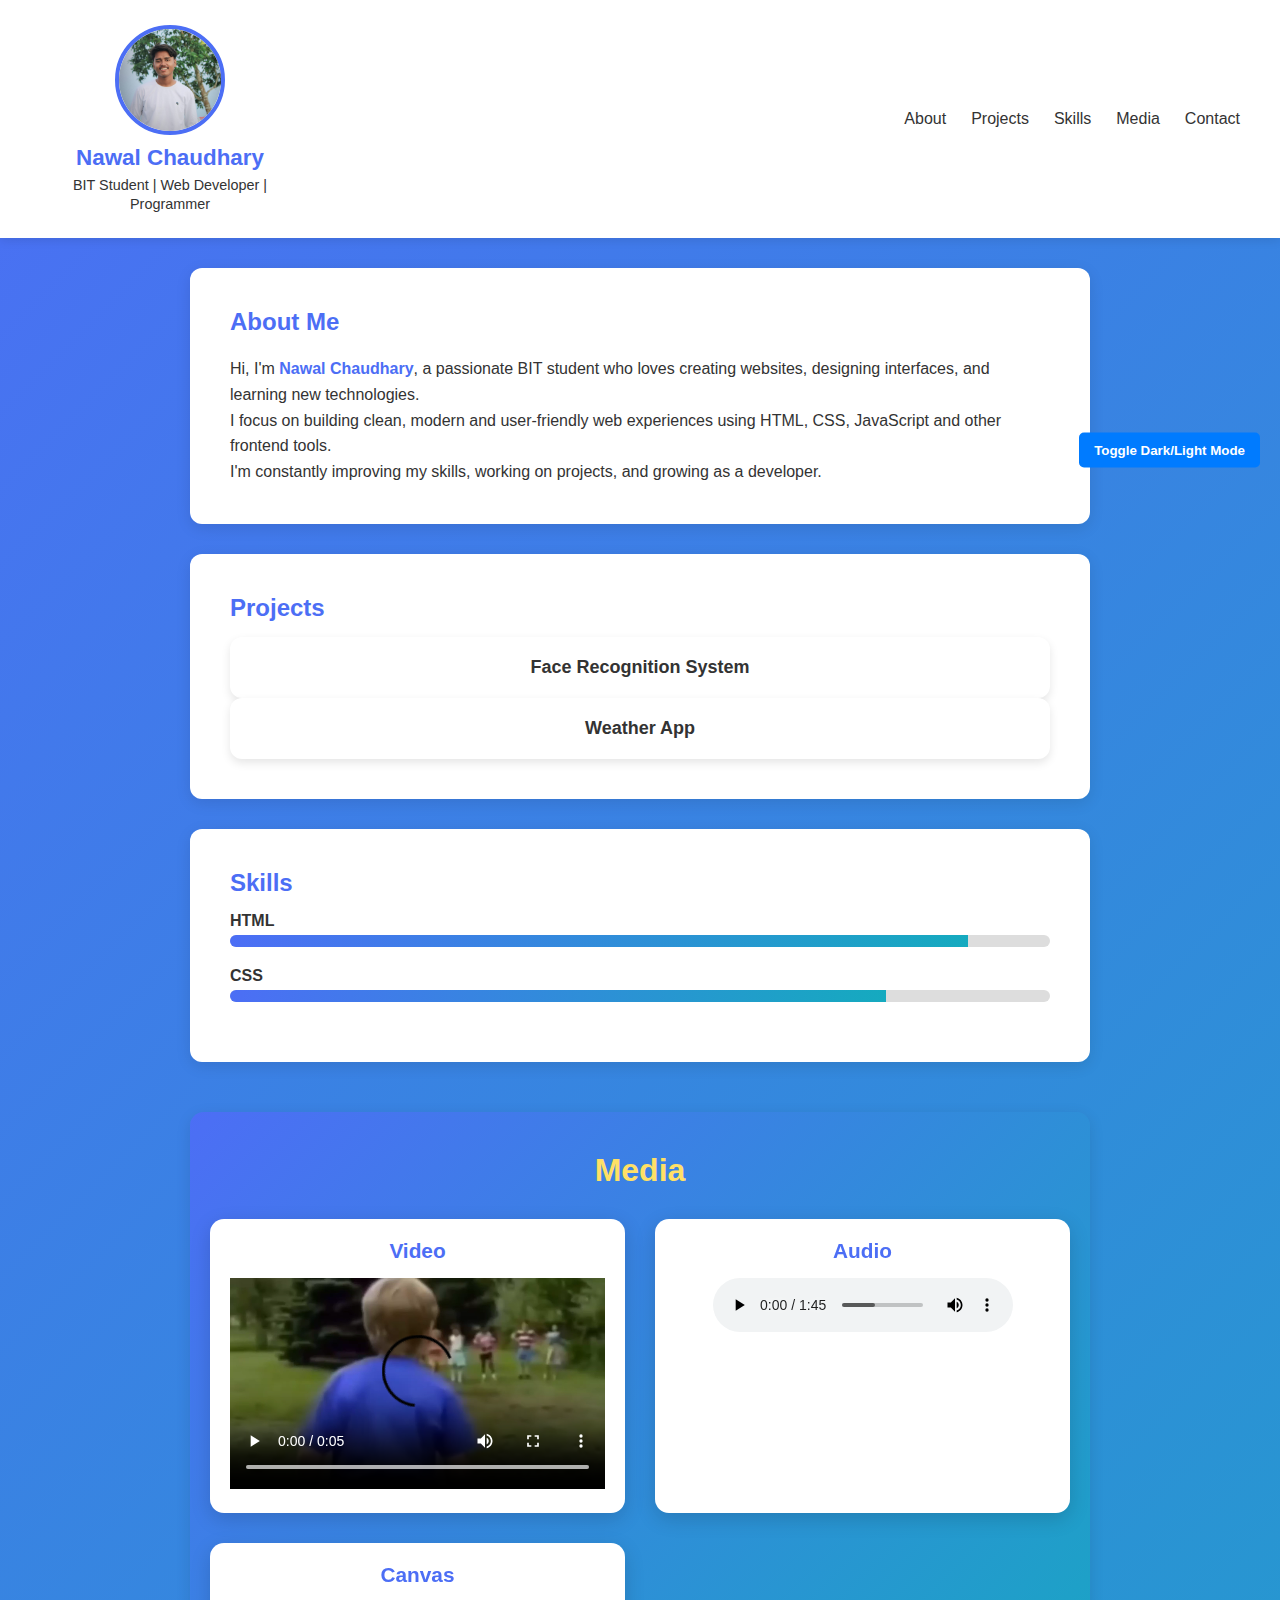
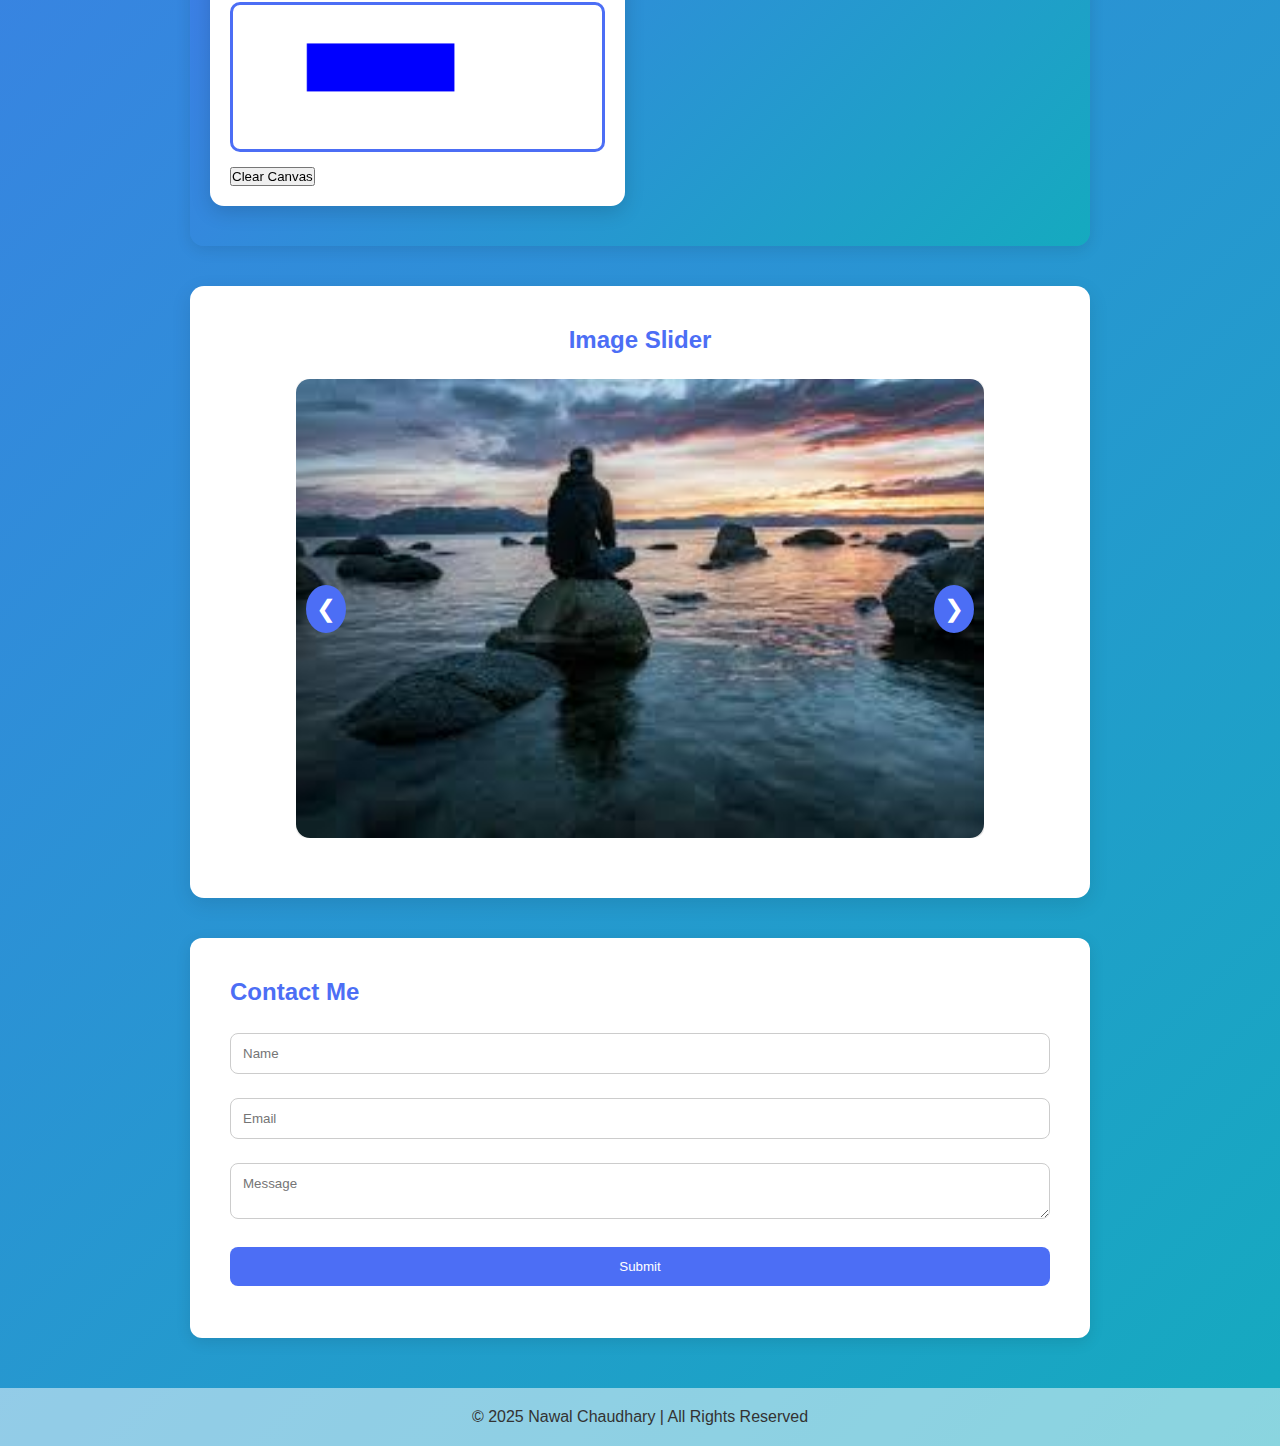
<file: index.html>
<!DOCTYPE html>
<html lang="en">
<head>
    <meta charset="UTF-8">
    <title>Nawal Portfolio</title>
    <link rel="stylesheet" href="index.css">
</head>
<body>

<header class="header">
    <div class="profile-box">
        <img src="WhatsApp Image 2025-11-23 at 10.08.19_12364ccb.jpg" class="profile-img">
        <h1 class="profile-name">Nawal Chaudhary</h1>
        <p class="profile-desc">BIT Student | Web Developer | Programmer</p>
    </div>

    <ul class="nav-links">
        <li><a href="#about">About</a></li>
        <li><a href="#projects">Projects</a></li>
        <li><a href="#skills">Skills</a></li>
        <li><a href="#media">Media</a></li>
        <li><a href="#contact">Contact</a></li>
    </ul>
</header>

<section id="about" class="section about-section">
    <h2>About Me</h2>

    <div class="about-content">
        

        <div class="about-text">
            <p>
                Hi, I'm <strong>Nawal Chaudhary</strong>, a passionate BIT student who loves
                creating websites, designing interfaces, and learning new technologies.
            </p>

            <p>
                I focus on building clean, modern and user-friendly web experiences using
                HTML, CSS, JavaScript and other frontend tools.
            </p>

            <p>
                I'm constantly improving my skills, working on projects, and growing as a developer.
            </p>
        </div>
    </div>
</section>


<section id="projects" class="section">
    <h2>Projects</h2>
    <div class="project-container">
        <div class="project-card">Face Recognition System</div>
        <div class="project-card">Weather App</div>
       
    </div>
</section>

<section id="skills" class="section skills-section">
    <h2>Skills</h2>

    <div class="skill">
        <p>HTML</p>
        <div class="skill-bar"><span class="skill-level" data-level="90%"></span></div>
    </div>

    <div class="skill">
        <p>CSS</p>
        <div class="skill-bar"><span class="skill-level" data-level="80%"></span></div>
    </div>
</section>

<section id="media" class="section media-section">
    <h2>Media</h2>

    <div class="media-grid">
        <div class="media-card">
            <h3>Video</h3>
            <video width="100%" controls>
                <source src="WAIT A MINUTE _ MEME_ NO COPYRIGHT.mp4">
            </video>
        </div>

        <div class="media-card">
            <h3>Audio</h3>
            <audio controls>
                <source src="StockTune-Carousel Of Happy Whims_1764001670.mp3">
            </audio>
        </div>

        <div class="media-card">
            <h3>Canvas</h3>
            <canvas id="portfolioCanvas" width="250" height="150"></canvas>
            <button id="clearCanvas" class="media-controls">Clear Canvas</button>
        </div>
    </div>
</section>

<!-- Image Slider Section -->
<section id="slider" class="section slider-section">
    <h2>Image Slider</h2>
    <div class="slider-container">
        <button id="prev" class="slider-btn">&#10094;</button>
        <div class="slider-wrapper">
            <img src="download (1).jpg" class="slider-image">
            <img src="download.jpg" class="slider-image">
            <img src="istockphoto-814423752-612x612.jpg" class="slider-image">
        </div>
        <button id="next" class="slider-btn">&#10095;</button>
    </div>
</section>


<!-- Dark/Light Mode Toggle -->
<button id="themeToggle" class="theme-toggle">Toggle Dark/Light Mode</button>

<!-- Back-to-Top Button -->
<button id="backToTop" class="back-to-top">&#8679;</button>


<section id="contact" class="section">
    <h2>Contact Me</h2>

    <form id="form">
        <input id="name" placeholder="Name">
        <input id="email" placeholder="Email">
        <textarea id="message" placeholder="Message"></textarea>
        <button type="submit">Submit</button>
    </form>

    <p id="msg"></p>
</section>

<footer class="footer">
    © 2025 Nawal Chaudhary | All Rights Reserved
</footer>

<script src="index.js"></script>
</body>
</html>
</file>
<file: index.css>
/* ===============================
   Global Styles
=================================*/
* {
    margin: 0;
    padding: 0;
    box-sizing: border-box;
    font-family: "Poppins", sans-serif;
}

body {
    background: linear-gradient(135deg, #4c6ef5, #15aabf);
    color: #333;
}

/* ===============================
   Header
=================================*/
.header {
    display: flex;
    justify-content: space-between;
    align-items: center;
    padding: 25px 40px;
    background: white;
    box-shadow: 0 2px 10px rgba(0,0,0,0.1);
}

.profile-box {
    display: flex;
    flex-direction: column;
    align-items: center;
    text-align: center;
}

.profile-img {
    width: 110px;
    height: 110px;
    border-radius: 50%;
    object-fit: cover;
    border: 4px solid #4c6ef5;
}

.profile-name {
    margin-top: 10px;
    font-size: 1.4rem;
    font-weight: 600;
    color: #4c6ef5;
}

.profile-desc {
    margin-top: 5px;
    font-size: 0.9rem;
    max-width: 260px;
    line-height: 1.3;
}

/* ===============================
   Navigation
=================================*/
.nav-links {
    display: flex;
    list-style: none;
    gap: 25px;
}

.nav-links a {
    text-decoration: none;
    color: #333;
    font-weight: 500;
}

.nav-links a:hover {
    color: #4c6ef5;
}

/* ===============================
   Hero Section
=================================*/
.hero-section {
    height: 400px;
    display: flex;
    justify-content: center;
    align-items: center;
    text-align: center;
    color: white;
}

.hero-section h2 {
    font-size: 2.5rem;
}

.highlight {
    color: #ffe066;
}

/* ===============================
   Standard Section
=================================*/
.section {
    background: white;
    margin: 30px auto;
    padding: 40px;
    max-width: 900px;
    border-radius: 12px;
    box-shadow: 0 4px 15px rgba(0,0,0,0.1);
}

.section h2 {
    margin-bottom: 15px;
    color: #4c6ef5;
}

.project-card {
    background: #ffffff;
    padding: 20px;
    border-radius: 12px;
    box-shadow: 0 4px 10px rgba(0,0,0,0.1);
    text-align: center;
    font-size: 18px;
    font-weight: 600;
    cursor: pointer;
    transition: transform 0.25s ease, box-shadow 0.25s ease, background 0.25s;
}

/* Hover effect */
.project-card:hover {
    transform: translateY(-8px) scale(1.03);
    background: #f4f4f4;
    box-shadow: 0 10px 20px rgba(0,0,0,0.2);
}

/* When clicking (active press effect) */
.project-card:active {
    transform: scale(0.96);
    box-shadow: 0 4px 8px rgba(0,0,0,0.15);
}

/* ===============================
   Skills
=================================*/
.skills-section .skill {
    margin-bottom: 20px;
}

.skill p {
    font-weight: 600;
    margin-bottom: 5px;
}

.skill-bar {
    width: 100%;
    height: 12px;
    background: #ddd;
    border-radius: 8px;
    overflow: hidden;
}

.skill-level {
    display: block;
    height: 12px;
    width: 0;
    background: linear-gradient(90deg, #4c6ef5, #15aabf);
    transition: width 1.5s ease;
}

/* ===============================
   MEDIA SECTION
=================================*/
.media-section {
    margin-top: 40px;
}

.media-grid {
    display: grid;
    grid-template-columns: repeat(auto-fit, minmax(280px, 1fr));
    gap: 25px;
    margin-top: 20px;
}

.media-card {
    background: #f8f9fa;
    padding: 20px;
    border-radius: 14px;
    box-shadow: 0 4px 15px rgba(0,0,0,0.1);
    text-align: center;
}

.media-card h3 {
    margin-bottom: 15px;
    color: #4c6ef5;
}

.media-controls {
    margin-top: 15px;
    display: flex;
    gap: 10px;
    justify-content: center;
}

.media-controls button {
    background: #4c6ef5;
    color: white;
    border: none;
    padding: 10px 18px;
    border-radius: 8px;
    cursor: pointer;
    font-size: 0.9rem;
    transition: 0.2s;
}

.media-controls button:hover {
    background: #3b5bdb;
}

#portfolioCanvas {
    width: 100%;
    border: 3px solid #4c6ef5;
    border-radius: 10px;
    background: white;
}

.small {
    margin-top: 10px;
    font-size: 0.8rem;
    color: #555;
}

/* ===============================
   Contact Form
=================================*/
form input,
form textarea,
form button {
    width: 100%;
    padding: 12px;
    margin: 12px 0;
    border-radius: 8px;
    border: 1px solid #ccc;
}

form button {
    background: #4c6ef5;
    color: white;
    border: none;
    transition: 0.25s;
}

form button:hover {
    background: #3b5bdb;
    transform: scale(1.03);
}

/* ===============================
   Footer
=================================*/
.footer {
    text-align: center;
    padding: 20px;
    margin-top: 50px;
    background: rgba(255,255,255,0.5);
    font-weight: 500;
}

/* ===============================
   Improved About Section
=================================*/
.about-section {
    padding: 40px;
}

.about-content {
    display: flex;
    align-items: center;
    gap: 30px;
    margin-top: 20px;
}

.about-img {
    width: 140px;
    height: 140px;
    border-radius: 14px;
    object-fit: cover;
    border: 3px solid #4c6ef5;
    box-shadow: 0 4px 12px rgba(0,0,0,0.1);
}

.about-text {
    flex: 1;
    font-size: 1rem;
    line-height: 1.6;
    color: #333;
}

.about-text strong {
    color: #4c6ef5;
    font-weight: 600;
}

/* For phones */
@media (max-width: 700px) {
    .about-content {
        flex-direction: column;
        text-align: center;
    }

    .about-img {
        margin-bottom: 15px;
    }
}

/* ===============================
   Media / Canvas Section
=================================*/
.media-section {
    margin-top: 50px;
    padding: 40px 20px;
    background: linear-gradient(135deg, #4c6ef5, #15aabf); /* matches theme */
    color: white;
    border-radius: 14px;
}

.media-section h2 {
    text-align: center;
    color: #ffe066;
    margin-bottom: 30px;
    font-size: 2rem;
}

/* Grid for canvas + images */
.media-grid {
    display: grid;
    grid-template-columns: repeat(auto-fit, minmax(280px, 1fr));
    gap: 30px;
}

/* Canvas Card */
.media-card {
    background: #ffffff;
    color: #333;
    padding: 20px;
    border-radius: 14px;
    box-shadow: 0 6px 20px rgba(0,0,0,0.15);
    text-align: center;
    transition: transform 0.2s ease, box-shadow 0.2s ease;
}

.media-card:hover {
    transform: translateY(-5px);
    box-shadow: 0 10px 25px rgba(0,0,0,0.2);
}

.media-card h3 {
    margin-bottom: 15px;
    color: #4c6ef5;
    font-size: 1.3rem;
}

#portfolioCanvas {
    width: 100%;
    height: 150px;
    border: 3px solid #4c6ef5;
    border-radius: 10px;
    background: #ffffff;
    cursor: crosshair;
    margin-bottom: 15px;
    display: block;
}

.media-controls {
    display: flex;
    justify-content: center;
    gap: 10px;
}

.media-controls button {
    background: #4c6ef5;
    color: #fff;
    border: none;
    padding: 10px 18px;
    border-radius: 8px;
    cursor: pointer;
    font-size: 0.9rem;
    transition: 0.2s;
}

.media-controls button:hover {
    background: #3b5bdb;
}

.media-card .small {
    font-size: 0.8rem;
    color: #555;
    margin-top: 8px;
    display: block;
}

/* Dark / Light Mode Toggle - Middle Right */
.theme-toggle {
    position: fixed;
    top: 50%;              /* Middle of the viewport vertically */
    right: 20px;           /* Distance from the right edge */
    transform: translateY(-50%); /* Center it exactly */
    padding: 10px 15px;
    cursor: pointer;
    z-index: 1000;
    background-color: #007BFF;
    color: #fff;
    border: none;
    border-radius: 5px;
    font-weight: bold;
}
body.dark-mode .theme-toggle {
    background-color: #ff9800; /* Change color in dark mode */
    color: #121212;
}

/* ===============================
   Back-to-Top Button (Bottom Right)
=================================*/
.back-to-top {
    position: fixed;
    bottom: 40px;
    right: 25px;
    background: #4c6ef5;
    color: white;
    border: none;
    padding: 12px 16px;
    border-radius: 50%;
    font-size: 1.3rem;
    cursor: pointer;
    box-shadow: 0 4px 10px rgba(0,0,0,0.2);
    display: none; /* initially hidden */
    transition: 0.2s;
    z-index: 1000;
}

.back-to-top:hover {
    background: #3b5bdb;
}

/* ===============================
   Slider Section
=================================*/
.slider-section {
    background: white;
    color: #333;
    padding: 40px 20px;
    border-radius: 14px;
    box-shadow: 0 6px 20px rgba(0,0,0,0.1);
    margin: 40px auto;
    max-width: 900px;
    text-align: center;
    overflow: hidden;
}

.slider-section h2 {
    color: #4c6ef5;
    margin-bottom: 25px;
}

/* Slider Container */
.slider-container {
    position: relative;
    overflow: hidden;
    border-radius: 14px;
}

.slider-wrapper {
    display: flex;
    transition: transform 0.5s ease-in-out;
}

.slider-wrapper img {
    width: 100%;
    flex-shrink: 0;
    border-radius: 14px;
    box-shadow: 0 6px 20px rgba(0,0,0,0.15);
    transition: transform 0.3s, box-shadow 0.3s;
    cursor: pointer;
}

.slider-wrapper img:hover {
    transform: scale(1.05);
    box-shadow: 0 10px 25px rgba(0,0,0,0.3);
}

/* Slider Buttons */
.slider-btn {
    position: absolute;
    top: 50%;
    transform: translateY(-50%);
    background: #4c6ef5;
    color: white;
    border: none;
    font-size: 1.5rem;
    padding: 10px;
    border-radius: 50%;
    cursor: pointer;
    transition: 0.2s;
    z-index: 2;
}

.slider-btn:hover {
    background: #3b5bdb;
}

#prev {
    left: 10px;
}

#next {
    right: 10px;
}

/* ===============================
   Dark Mode Styles
=================================*/
body.dark-mode {
    background: #121212;
    color: #eee;
}

body.dark-mode .section,
body.dark-mode .slider-section {
    background: #1e1e1e;
    color: #eee;
    box-shadow: 0 6px 20px rgba(0,0,0,0.5);
}

body.dark-mode .slider-btn,
body.dark-mode .theme-toggle,
body.dark-mode .back-to-top {
    background: #15aabf;
}

body.dark-mode .slider-btn:hover,
body.dark-mode .theme-toggle:hover,
body.dark-mode .back-to-top:hover {
    background: #0c7b8c;
}
.slider-container {
    position: relative;
    width: 80%;
    margin: 20px auto;
    overflow: hidden;
    border-radius: 10px;
}

.slider-wrapper {
    display: flex; /* Images are side by side */
    transition: transform 0.5s ease-in-out; /* Smooth slide */
}

.slider-image {
    min-width: 100%; /* Each image takes full container width */
    display: block;
}
</file>
